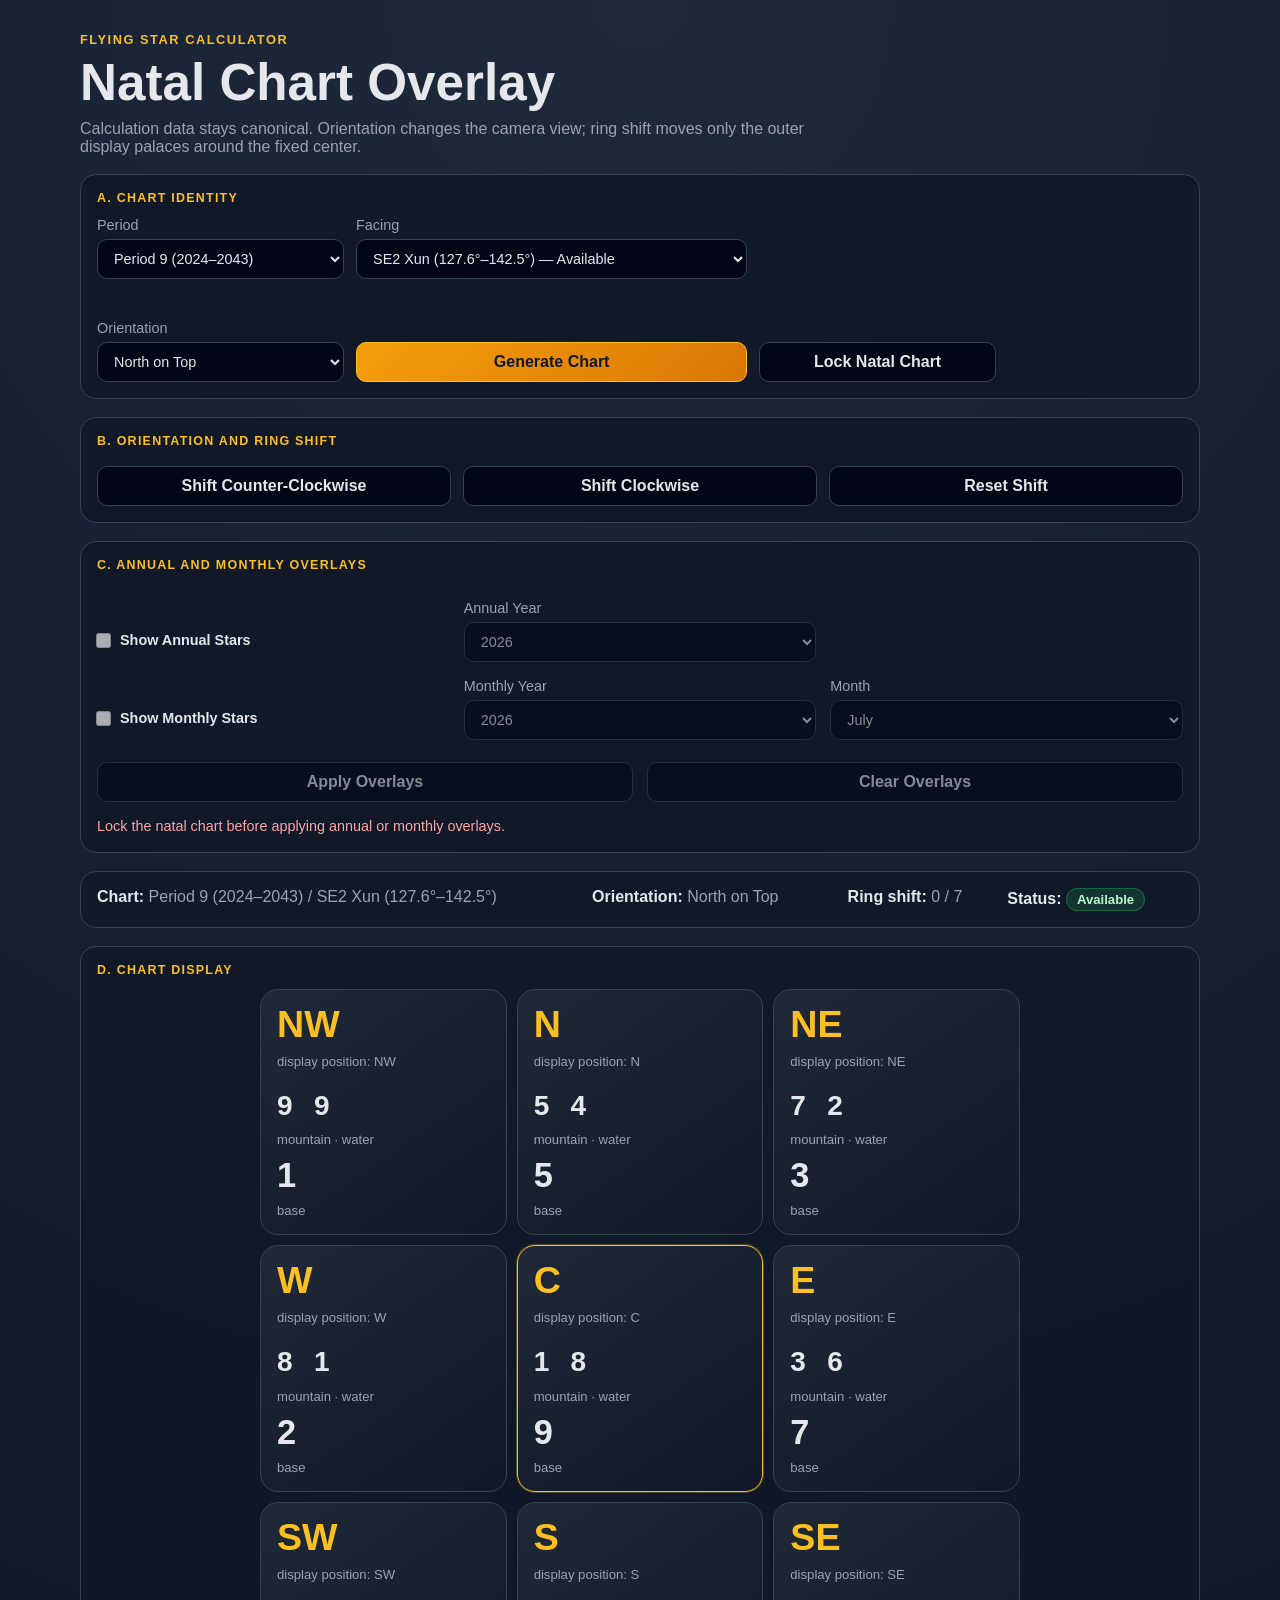
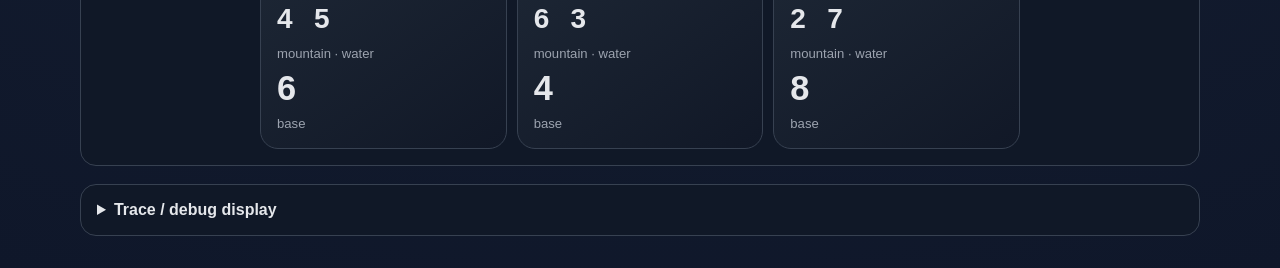
<file: index.html>
<!doctype html>
<html lang="en">
<head>
  <meta charset="utf-8" />
  <meta name="viewport" content="width=device-width, initial-scale=1" />
  <meta http-equiv="Cache-Control" content="no-cache, no-store, must-revalidate" />
  <meta http-equiv="Pragma" content="no-cache" />
  <meta http-equiv="Expires" content="0" />
  <title>Flying Star Calculator</title>
  <link rel="stylesheet" href="styles.css?v=10" />
</head>
<body>
  <main class="app">
    <header>
      <p class="eyebrow">Flying Star Calculator</p>
      <h1>Natal Chart Overlay</h1>
      <p class="subtitle">Calculation data stays canonical. Orientation changes the camera view; ring shift moves only the outer display palaces around the fixed center.</p>
    </header>

    <section class="panel chart-identity" aria-label="Chart identity controls">
      <div class="section-label">A. Chart identity</div>
      <div class="control-grid identity-grid">
        <label>
          Period
          <select id="periodSelect"></select>
        </label>
        <label>
          Facing
          <select id="facingSelect"></select>
        </label>
        <div id="availabilityMessage" class="availability-message" aria-live="polite"></div>
        <label>
          Orientation
          <select id="orientationSelect">
            <option value="north">North on Top</option>
            <option value="south">South on Top</option>
            <option value="east">East on Top</option>
            <option value="west">West on Top</option>
          </select>
        </label>
        <button id="generateBtn" class="primary" type="button">Generate Chart</button>
        <button id="lockChartBtn" type="button">Lock Natal Chart</button>
      </div>
    </section>

    <section class="panel overlay-controls" aria-label="Overlay manipulation controls">
      <div class="section-label">B. Orientation and ring shift</div>
      <div class="control-grid overlay-grid">
        <button id="shiftCcwBtn" type="button">Shift Counter-Clockwise</button>
        <button id="shiftCwBtn" type="button">Shift Clockwise</button>
        <button id="resetBtn" type="button">Reset Shift</button>
      </div>
    </section>

    <section class="panel temporal-controls" aria-label="Annual and monthly Flying Star controls">
      <div class="section-label">C. Annual and monthly overlays</div>

      <div class="temporal-group">
        <label class="toggle-label">
          <input id="annualToggle" type="checkbox" />
          Show Annual Stars
        </label>

        <label>
          Annual Year
          <select id="annualYearSelect">
            <option value="2025">2025</option>
            <option value="2026" selected>2026</option>
          </select>
        </label>
      </div>

      <div class="temporal-group">
        <label class="toggle-label">
          <input id="monthlyToggle" type="checkbox" />
          Show Monthly Stars
        </label>

        <label>
          Monthly Year
          <select id="monthlyYearSelect">
            <option value="2025">2025</option>
            <option value="2026" selected>2026</option>
          </select>
        </label>

        <label>
          Month
          <select id="monthSelect">
            <option value="1">January</option>
            <option value="2">February</option>
            <option value="3">March</option>
            <option value="4">April</option>
            <option value="5">May</option>
            <option value="6">June</option>
            <option value="7" selected>July</option>
            <option value="8">August</option>
            <option value="9">September</option>
            <option value="10">October</option>
            <option value="11">November</option>
            <option value="12">December</option>
          </select>
        </label>
      </div>

      <div class="temporal-actions">
        <button id="applyOverlaysBtn" type="button">Apply Overlays</button>
        <button id="clearOverlaysBtn" type="button">Clear Overlays</button>
      </div>

      <div id="temporalStatus" class="availability-message" aria-live="polite">
        Lock the natal chart before applying annual or monthly overlays.
      </div>
    </section>

    <section class="status" aria-live="polite">
      <div><strong>Chart:</strong> <span id="selectedLabel">—</span></div>
      <div><strong>Orientation:</strong> <span id="orientationLabel">North on Top</span></div>
      <div><strong>Ring shift:</strong> <span id="shiftLabel">0</span> / 7</div>
      <div><strong>Status:</strong> <span id="caseStatus" class="case-status">—</span></div>
    </section>

    <section class="chart-section" aria-label="Chart display">
      <div class="section-label">D. Chart display</div>
      <section id="chartGrid" class="chart-grid" aria-label="3 by 3 chart grid"></section>
    </section>

    <details class="trace">
      <summary>Trace / debug display</summary>
      <pre id="traceOutput">Generate a chart to see palace remapping.</pre>
    </details>
  </main>

  <script src="app.js?v=10"></script>
</body>
</html>
</file>
<file: styles.css>
:root {
  color-scheme: light dark;
  --bg: #0f172a;
  --panel: #111827;
  --cell: #1f2937;
  --text: #e5e7eb;
  --muted: #9ca3af;
  --accent: #fbbf24;
  --border: #374151;
  --button: #020617;
}

* { box-sizing: border-box; }
body {
  margin: 0;
  font-family: -apple-system, BlinkMacSystemFont, "Segoe UI", sans-serif;
  background: radial-gradient(circle at top, #1e293b, var(--bg));
  color: var(--text);
}
.app {
  width: min(1120px, calc(100vw - 32px));
  margin: 32px auto;
}
.eyebrow {
  color: var(--accent);
  font-size: 0.8rem;
  font-weight: 700;
  letter-spacing: 0.12em;
  margin: 0 0 6px;
  text-transform: uppercase;
}
h1 { margin: 0; font-size: clamp(2rem, 4vw, 3.4rem); }
.subtitle { color: var(--muted); margin-top: 8px; max-width: 760px; }
.panel, .status, .trace, .chart-section {
  background: rgba(17, 24, 39, 0.88);
  border: 1px solid var(--border);
  border-radius: 16px;
  padding: 16px;
  margin-top: 18px;
}
.section-label {
  color: var(--accent);
  font-size: 0.78rem;
  font-weight: 800;
  letter-spacing: 0.1em;
  margin-bottom: 12px;
  text-transform: uppercase;
}
.control-grid {
  display: grid;
  gap: 12px;
  align-items: end;
}
.identity-grid { grid-template-columns: 1.2fr 1.9fr 1.15fr 0.85fr; }
.overlay-grid { grid-template-columns: repeat(3, minmax(160px, 1fr)); }
label { color: var(--muted); font-size: 0.9rem; }
select, button {
  width: 100%;
  margin-top: 6px;
  border: 1px solid var(--border);
  border-radius: 10px;
  padding: 10px 12px;
  background: var(--button);
  color: var(--text);
  font: inherit;
}
button {
  cursor: pointer;
  font-weight: 700;
}
button.primary {
  background: linear-gradient(135deg, #f59e0b, #d97706);
  color: #111827;
  border-color: #fbbf24;
}
button:hover:not(:disabled) { border-color: var(--accent); }
button:disabled, select:disabled { opacity: 0.55; cursor: not-allowed; }
.status {
  display: grid;
  grid-template-columns: 1.5fr 0.75fr 0.45fr 0.55fr;
  gap: 16px;
  color: var(--muted);
}
.status strong { color: var(--text); }
.chart-section { overflow: hidden; }
.chart-grid {
  display: grid;
  grid-template-columns: repeat(3, minmax(0, 1fr));
  grid-template-rows: repeat(3, minmax(0, 1fr));
  gap: clamp(4px, 1.8vw, 10px);
  width: 100%;
  max-width: 760px;
  margin: 0 auto;
}
.cell {
  min-width: 0;
  min-height: 158px;
  aspect-ratio: 1 / 1;
  background: linear-gradient(145deg, #1f2937, #111827);
  border: 1px solid var(--border);
  border-radius: 18px;
  padding: clamp(7px, 2vw, 16px);
  display: flex;
  flex-direction: column;
  justify-content: space-between;
  overflow: hidden;
}
.cell.center { border-color: var(--accent); box-shadow: 0 0 0 1px rgba(251,191,36,0.28); }
.position { color: var(--muted); font-size: 0.8rem; }
.palace { font-size: clamp(1.25rem, 7vw, 2.35rem); line-height: 1; font-weight: 900; color: var(--accent); }
.display-note, .mw-label, .base-label { color: var(--muted); font-size: clamp(0.56rem, 2.4vw, 0.82rem); line-height: 1.15; }
.mw-pair {
  display: flex;
  gap: clamp(6px, 3vw, 18px);
  align-items: center;
  font-size: clamp(1rem, 5.2vw, 1.75rem);
  font-weight: 900;
  letter-spacing: clamp(0.02em, 0.8vw, 0.12em);
  margin-top: clamp(4px, 1.5vw, 10px);
}
.base-star {
  font-size: clamp(1.15rem, 6vw, 2.15rem);
  line-height: 1;
  font-weight: 850;
  letter-spacing: 0.04em;
}
.empty-state {
  grid-column: 1 / -1;
  min-height: 220px;
  display: grid;
  place-items: center;
  border: 1px dashed var(--border);
  border-radius: 18px;
  color: var(--muted);
  font-size: 1.2rem;
  line-height: 1.55;
  text-align: center;
  padding: 28px;
}
.availability-message {
  grid-column: 1 / -1;
  color: #fca5a5;
  min-height: 1.2em;
  font-size: 0.9rem;
}
.expanded-facing-list { min-height: 560px; }
.trace { color: var(--muted); }
.trace summary {
  cursor: pointer;
  color: var(--text);
  font-weight: 800;
}
pre {
  white-space: pre-wrap;
  margin: 12px 0 0;
  color: var(--muted);
  line-height: 1.55;
  font-size: 0.85rem;
}
@media (max-width: 900px) {
  .identity-grid, .overlay-grid, .status { grid-template-columns: 1fr; }
}
@media (max-width: 520px) {
  .app {
    width: min(100vw - 16px, 420px);
    margin: 16px auto;
  }
  .panel, .status, .trace, .chart-section {
    border-radius: 12px;
    padding: 10px;
    margin-top: 12px;
  }
  h1 { font-size: clamp(1.65rem, 10vw, 2rem); }
  .subtitle { font-size: 0.92rem; }
  select, button {
    min-height: 44px;
    padding: 10px;
  }
  .chart-grid { gap: 4px; }
  .cell {
    min-height: 0;
    border-radius: 10px;
  }
  .display-note { display: none; }
  .mw-label, .base-label { font-size: clamp(0.5rem, 2.5vw, 0.62rem); }
}
@media (max-width: 360px) {
  .app { width: calc(100vw - 12px); }
  .panel, .status, .trace, .chart-section { padding: 8px; }
  .chart-grid { gap: 3px; }
}

.case-status {
  display: inline-block;
  border-radius: 999px;
  padding: 3px 10px;
  font-size: 0.82rem;
  font-weight: 800;
}
.case-status.available {
  color: #bbf7d0;
  background: rgba(34, 197, 94, 0.16);
  border: 1px solid rgba(34, 197, 94, 0.35);
}
.case-status.pending {
  color: #fecaca;
  background: rgba(239, 68, 68, 0.14);
  border: 1px solid rgba(239, 68, 68, 0.35);
}
.case-status.conflict {
  color: #fde68a;
  background: rgba(245, 158, 11, 0.16);
  border: 1px solid rgba(245, 158, 11, 0.42);
}
.empty-state span { color: var(--muted); font-size: 1rem; }

/* Annual and monthly overlay controls */
.temporal-controls {
  display: grid;
  gap: 16px;
}

.temporal-group {
  display: grid;
  grid-template-columns: minmax(180px, 1fr) minmax(160px, 1fr) minmax(160px, 1fr);
  gap: 14px;
  align-items: end;
}

.toggle-label {
  display: flex;
  align-items: center;
  gap: 10px;
  min-height: 44px;
  color: var(--text);
  font-weight: 700;
}

.toggle-label input {
  width: auto;
  margin: 0;
  transform: scale(1.15);
}

.temporal-actions {
  display: grid;
  grid-template-columns: repeat(2, minmax(160px, 1fr));
  gap: 14px;
}

/* Annual and monthly stars inside each palace */
.temporal-stars {
  display: flex;
  gap: 8px;
  flex-wrap: wrap;
  margin-top: 6px;
}

.temporal-star {
  display: inline-flex;
  align-items: center;
  gap: 5px;
  border: 1px solid var(--border);
  border-radius: 999px;
  padding: 4px 8px;
  font-size: clamp(0.7rem, 2.5vw, 0.9rem);
  font-weight: 800;
  line-height: 1;
}

.annual-star {
  background: rgba(59, 130, 246, 0.14);
  border-color: rgba(96, 165, 250, 0.42);
}

.monthly-star {
  background: rgba(168, 85, 247, 0.14);
  border-color: rgba(192, 132, 252, 0.42);
}

.temporal-key {
  color: var(--muted);
  font-size: 0.72em;
}

.temporal-value {
  color: var(--text);
  font-size: 1.1em;
}

@media (max-width: 900px) {
  .temporal-group,
  .temporal-actions {
    grid-template-columns: 1fr;
  }
}

@media (max-width: 520px) {
  .temporal-controls {
    gap: 12px;
  }

  .temporal-group {
    gap: 10px;
  }

  .temporal-stars {
    gap: 4px;
    margin-top: 4px;
  }

  .temporal-star {
    padding: 3px 6px;
    font-size: clamp(0.58rem, 2.7vw, 0.72rem);
  }
}

/* iPhone fix: keep annual/monthly overlays visible */
@media (max-width: 520px) {
  .cell {
    aspect-ratio: 1 / 1.18;
    padding: 6px;
    justify-content: flex-start;
    gap: 3px;
    overflow: visible;
  }

  .palace {
    font-size: clamp(1rem, 5.5vw, 1.35rem);
  }

  .mw-pair {
    font-size: clamp(0.9rem, 4.6vw, 1.2rem);
    margin-top: 2px;
    gap: 8px;
  }

  .base-star {
    font-size: clamp(0.9rem, 4.6vw, 1.2rem);
  }

  .mw-label,
  .base-label {
    display: none;
  }

  .temporal-stars {
    display: flex;
    flex-wrap: nowrap;
    gap: 3px;
    margin-top: auto;
    width: 100%;
  }

  .temporal-star {
    flex: 1 1 0;
    justify-content: center;
    min-width: 0;
    padding: 3px 4px;
    font-size: clamp(0.62rem, 3vw, 0.78rem);
  }
}
</file>
